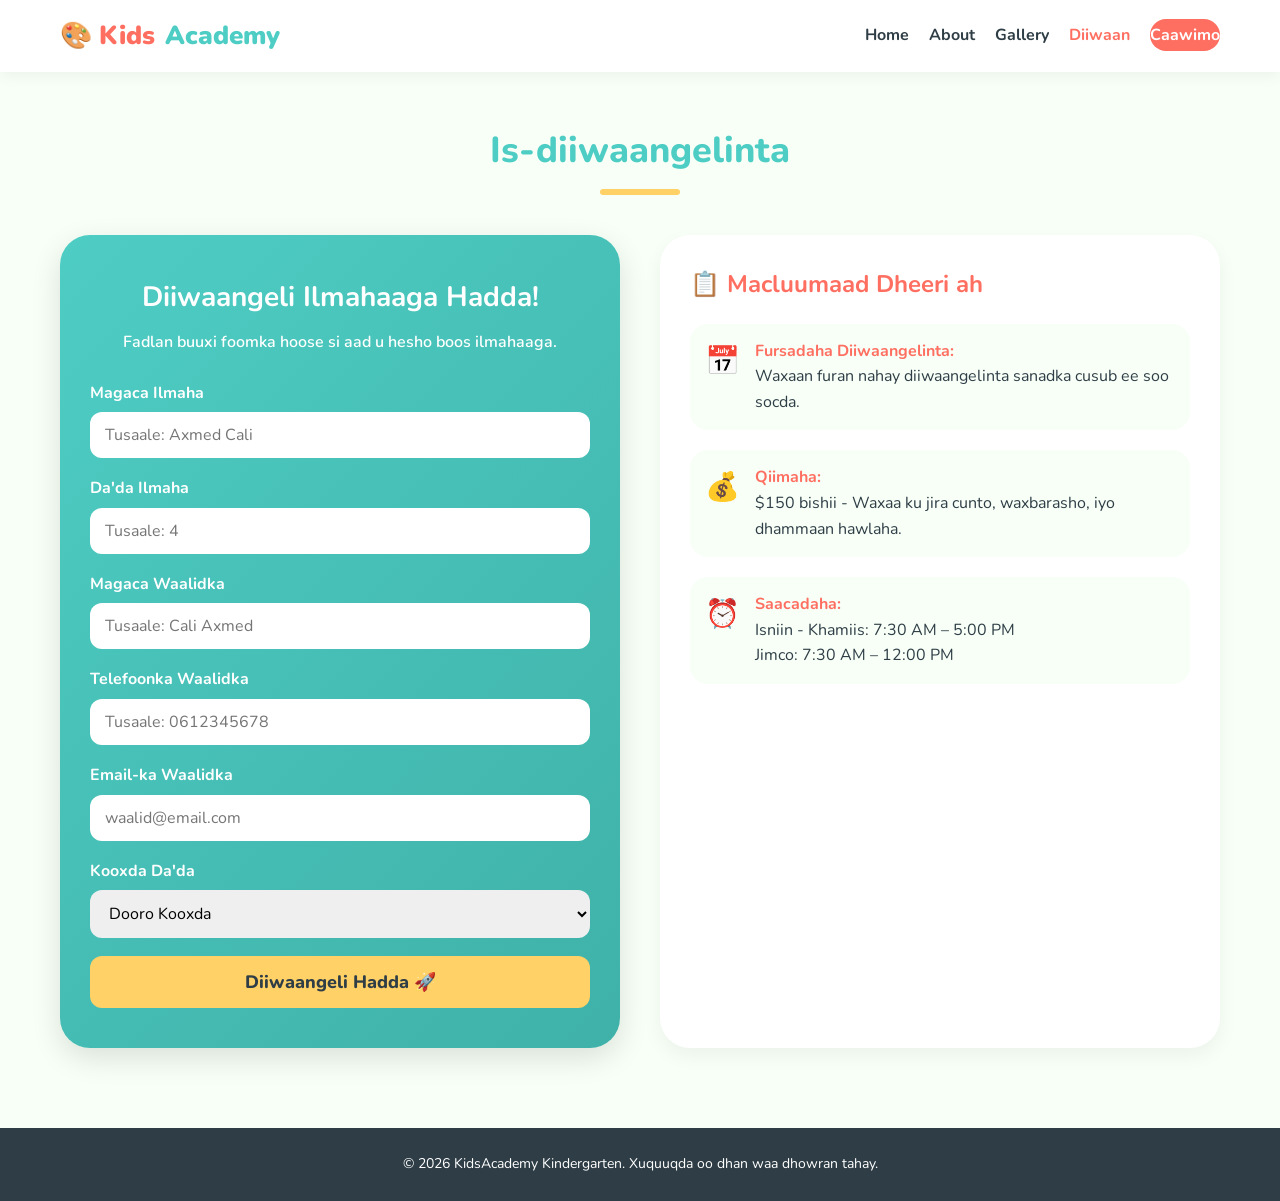
<file: booking.html>
<!DOCTYPE html>
<html lang="so">
<head>
    <meta charset="UTF-8" />
    <meta name="viewport" content="width=device-width, initial-scale=1.0" />
    <title>Booking - Kindergarten-ka Carruurta</title>
    <link href="https://fonts.googleapis.com/css2?family=Nunito:wght@400;600;800;900&display=swap" rel="stylesheet" />
    <link rel="stylesheet" href="style.css" />
</head>
<body>

    <!-- ===== HEADER ===== -->
    <header>
        <div class="nav-container">
            <a href="index.html" class="logo">🎨 Kids<span>Academy</span></a>
            <ul class="nav-links">
                <li><a href="index.html">Home</a></li>
                <li><a href="about.html">About</a></li>
                <li><a href="gallery.html">Gallery</a></li>
                <li><a href="booking.html" class="active">Diiwaan</a></li>
                <li><a href="help.html" class="btn-register-nav">Caawimo</a></li>
            </ul>
        </div>
    </header>

    <!-- ===== BOOKING ===== -->
    <section>
        <h2 class="section-title">Is-diiwaangelinta</h2>
        <div class="booking-container">
            <div class="register-box">
                <h2>Diiwaangeli Ilmahaaga Hadda!</h2>
                <p>Fadlan buuxi foomka hoose si aad u hesho boos ilmahaaga.</p>
                
                <form onsubmit="event.preventDefault(); alert('✅ Waad ku mahadsantahay diiwaangelinta! Dhawaan ayaan kula soo xiriiri doonaa.');">
                    <div class="form-group">
                        <label for="child-name">Magaca Ilmaha</label>
                        <input type="text" id="child-name" placeholder="Tusaale: Axmed Cali" required />
                    </div>
                    
                    <div class="form-group">
                        <label for="child-age">Da'da Ilmaha</label>
                        <input type="number" id="child-age" placeholder="Tusaale: 4" min="2" max="6" required />
                    </div>

                    <div class="form-group">
                        <label for="parent-name">Magaca Waalidka</label>
                        <input type="text" id="parent-name" placeholder="Tusaale: Cali Axmed" required />
                    </div>

                    <div class="form-group">
                        <label for="parent-phone">Telefoonka Waalidka</label>
                        <input type="tel" id="parent-phone" placeholder="Tusaale: 0612345678" required />
                    </div>

                    <div class="form-group">
                        <label for="parent-email">Email-ka Waalidka</label>
                        <input type="email" id="parent-email" placeholder="waalid@email.com" required />
                    </div>

                    <div class="form-group">
                        <label for="age-group">Kooxda Da'da</label>
                        <select id="age-group" required>
                            <option value="">Dooro Kooxda</option>
                            <option value="toddler">2 – 3 Sanno (Toddler)</option>
                            <option value="preschool">4 – 5 Sanno (Preschool)</option>
                            <option value="prep">6 Sanno (Prep)</option>
                        </select>
                    </div>

                    <button type="submit" class="btn-submit">Diiwaangeli Hadda 🚀</button>
                </form>
            </div>

            <div class="booking-info">
                <h3>📋 Macluumaad Dheeri ah</h3>
                <div class="info-item">
                    <span>📅</span>
                    <div>
                        <strong>Fursadaha Diiwaangelinta:</strong>
                        <p>Waxaan furan nahay diiwaangelinta sanadka cusub ee soo socda.</p>
                    </div>
                </div>
                <div class="info-item">
                    <span>💰</span>
                    <div>
                        <strong>Qiimaha:</strong>
                        <p>$150 bishii - Waxaa ku jira cunto, waxbarasho, iyo dhammaan hawlaha.</p>
                    </div>
                </div>
                <div class="info-item">
                    <span>⏰</span>
                    <div>
                        <strong>Saacadaha:</strong>
                        <p>Isniin - Khamiis: 7:30 AM – 5:00 PM</p>
                        <p>Jimco: 7:30 AM – 12:00 PM</p>
                    </div>
                </div>
            </div>
        </div>
    </section>

    <!-- ===== FOOTER ===== -->
    <footer>
        <p>© 2026 KidsAcademy Kindergarten. Xuquuqda oo dhan waa dhowran tahay.</p>
    </footer>

</body>
</html>
</file>
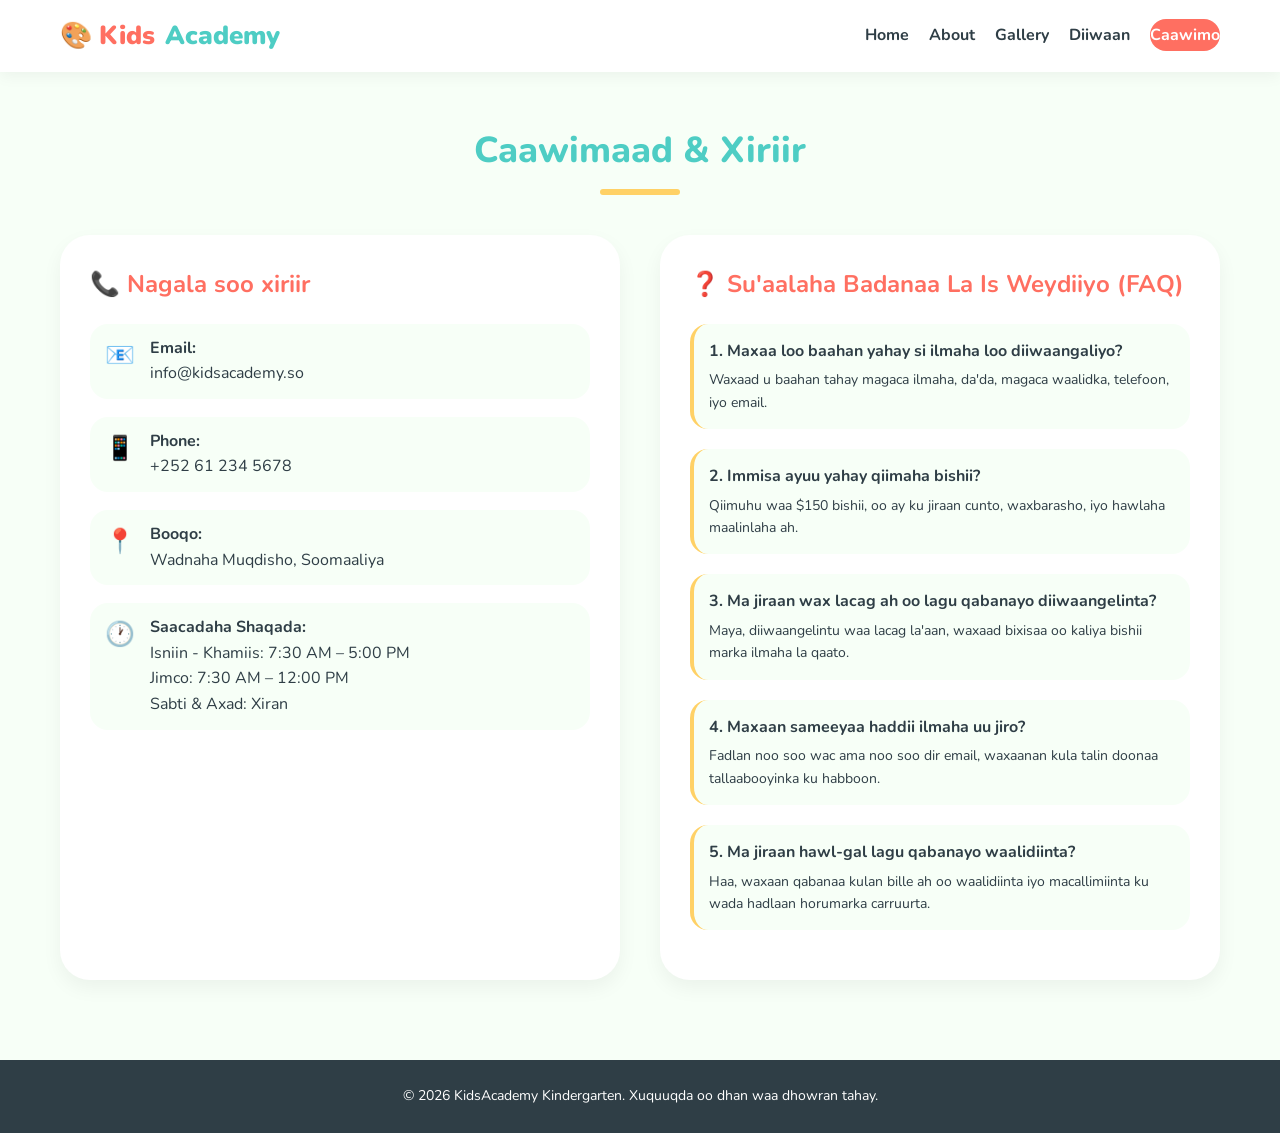
<file: help.html>
<!DOCTYPE html>
<html lang="so">
<head>
    <meta charset="UTF-8" />
    <meta name="viewport" content="width=device-width, initial-scale=1.0" />
    <title>Help - Kindergarten-ka Carruurta</title>
    <link href="https://fonts.googleapis.com/css2?family=Nunito:wght@400;600;800;900&display=swap" rel="stylesheet" />
    <link rel="stylesheet" href="style.css" />
</head>
<body>

    <!-- ===== HEADER ===== -->
    <header>
        <div class="nav-container">
            <a href="index.html" class="logo">🎨 Kids<span>Academy</span></a>
            <ul class="nav-links">
                <li><a href="index.html">Home</a></li>
                <li><a href="about.html">About</a></li>
                <li><a href="gallery.html">Gallery</a></li>
                <li><a href="booking.html">Diiwaan</a></li>
                <li><a href="help.html" class="btn-register-nav active">Caawimo</a></li>
            </ul>
        </div>
    </header>

    <!-- ===== HELP ===== -->
    <section>
        <h2 class="section-title">Caawimaad &amp; Xiriir</h2>
        <div class="help-container">
            <div class="help-contact">
                <h3>📞 Nagala soo xiriir</h3>
                <div class="contact-item">
                    <span>📧</span>
                    <div>
                        <strong>Email:</strong>
                        <p>info@kidsacademy.so</p>
                    </div>
                </div>
                <div class="contact-item">
                    <span>📱</span>
                    <div>
                        <strong>Phone:</strong>
                        <p>+252 61 234 5678</p>
                    </div>
                </div>
                <div class="contact-item">
                    <span>📍</span>
                    <div>
                        <strong>Booqo:</strong>
                        <p>Wadnaha Muqdisho, Soomaaliya</p>
                    </div>
                </div>
                <div class="contact-item">
                    <span>🕐</span>
                    <div>
                        <strong>Saacadaha Shaqada:</strong>
                        <p>Isniin - Khamiis: 7:30 AM – 5:00 PM</p>
                        <p>Jimco: 7:30 AM – 12:00 PM</p>
                        <p>Sabti &amp; Axad: Xiran</p>
                    </div>
                </div>
            </div>

            <div class="help-faq">
                <h3>❓ Su'aalaha Badanaa La Is Weydiiyo (FAQ)</h3>
                
                <div class="faq-item">
                    <h4>1. Maxaa loo baahan yahay si ilmaha loo diiwaangaliyo?</h4>
                    <p>Waxaad u baahan tahay magaca ilmaha, da'da, magaca waalidka, telefoon, iyo email.</p>
                </div>
                
                <div class="faq-item">
                    <h4>2. Immisa ayuu yahay qiimaha bishii?</h4>
                    <p>Qiimuhu waa $150 bishii, oo ay ku jiraan cunto, waxbarasho, iyo hawlaha maalinlaha ah.</p>
                </div>
                
                <div class="faq-item">
                    <h4>3. Ma jiraan wax lacag ah oo lagu qabanayo diiwaangelinta?</h4>
                    <p>Maya, diiwaangelintu waa lacag la'aan, waxaad bixisaa oo kaliya bishii marka ilmaha la qaato.</p>
                </div>
                
                <div class="faq-item">
                    <h4>4. Maxaan sameeyaa haddii ilmaha uu jiro?</h4>
                    <p>Fadlan noo soo wac ama noo soo dir email, waxaanan kula talin doonaa tallaabooyinka ku habboon.</p>
                </div>
                
                <div class="faq-item">
                    <h4>5. Ma jiraan hawl-gal lagu qabanayo waalidiinta?</h4>
                    <p>Haa, waxaan qabanaa kulan bille ah oo waalidiinta iyo macallimiinta ku wada hadlaan horumarka carruurta.</p>
                </div>
            </div>
        </div>
    </section>

    <!-- ===== FOOTER ===== -->
    <footer>
        <p>© 2026 KidsAcademy Kindergarten. Xuquuqda oo dhan waa dhowran tahay.</p>
    </footer>

</body>
</html>
</file>
<file: style.css>
/* ============================================================
   CSS-KA GUUD - DHAMAAN PAGES-KA ISKU MID AH
   ============================================================ */

/* --- VARIABLES --- */
:root {
    --primary: #FF6F61;
    --secondary: #4ECDC4;
    --accent: #FFD166;
    --dark: #2F3E46;
    --light: #F7FFF7;
    --white: #FFFFFF;
    --shadow: 0 8px 20px rgba(0, 0, 0, 0.05);
    --shadow-hover: 0 10px 30px rgba(0, 0, 0, 0.12);
    --radius: 30px;
    --radius-sm: 18px;
}

/* --- RESET & BASE --- */
* {
    margin: 0;
    padding: 0;
    box-sizing: border-box;
    font-family: 'Nunito', sans-serif;
}

body {
    background-color: var(--light);
    color: var(--dark);
    line-height: 1.6;
}

/* --- HEADER / NAV --- */
header {
    background-color: var(--white);
    box-shadow: 0 4px 15px rgba(0, 0, 0, 0.05);
    position: sticky;
    top: 0;
    z-index: 1000;
}

.nav-container {
    max-width: 1200px;
    margin: 0 auto;
    display: flex;
    justify-content: space-between;
    align-items: center;
    padding: 15px 20px;
    flex-wrap: wrap;
}

.logo {
    font-size: 26px;
    font-weight: 900;
    color: var(--primary);
    text-decoration: none;
    display: flex;
    align-items: center;
    gap: 10px;
    cursor: pointer;
}

.logo span {
    color: var(--secondary);
}

.nav-links {
    display: flex;
    list-style: none;
    gap: 20px;
    flex-wrap: wrap;
}

.nav-links a {
    text-decoration: none;
    color: var(--dark);
    font-weight: 700;
    font-size: 16px;
    transition: color 0.3s;
    cursor: pointer;
    padding: 5px 0;
}

.nav-links a:hover,
.nav-links a.active {
    color: var(--primary);
}

.btn-register-nav {
    background-color: var(--primary);
    color: var(--white) !important;
    padding: 8px 18px;
    border-radius: 20px;
    transition: transform 0.2s, background 0.3s;
}

.btn-register-nav:hover {
    transform: scale(1.05);
    color: var(--white) !important;
    background-color: #e85a4f;
}

/* --- SECTION TITLES (guud) --- */
.section-title {
    text-align: center;
    font-size: 36px;
    font-weight: 800;
    color: var(--secondary);
    margin-bottom: 40px;
    position: relative;
}

.section-title::after {
    content: '';
    display: block;
    width: 80px;
    height: 6px;
    background-color: var(--accent);
    margin: 10px auto 0 auto;
    border-radius: 10px;
}

/* --- SECTION (guud) --- */
section {
    max-width: 1200px;
    margin: 0 auto;
    padding: 50px 20px;
}

/* --- FOOTER (guud) --- */
footer {
    background-color: var(--dark);
    color: var(--white);
    text-align: center;
    padding: 25px 20px;
    margin-top: 30px;
}

footer p {
    font-size: 14px;
}


/* ============================================================
   PAGE 1: HOME (index.html)
   ============================================================ */

.hero {
    background: linear-gradient(135deg, #FFE5EC 0%, #E8F0FE 100%);
    padding: 60px 20px;
    text-align: center;
    border-radius: var(--radius);
}

.hero h1 {
    font-size: 48px;
    font-weight: 900;
    color: var(--primary);
    margin-bottom: 20px;
    text-shadow: 2px 2px 0px var(--accent);
}

.hero p {
    font-size: 18px;
    font-weight: 600;
    margin-bottom: 30px;
}

.hero img {
    width: 100%;
    max-width: 650px;
    border-radius: 20px;
    box-shadow: var(--shadow-hover);
}

/* --- Home CTA --- */
.home-cta {
    text-align: center;
    padding: 40px 20px;
    background: var(--white);
    border-radius: var(--radius);
    box-shadow: var(--shadow);
    margin-top: 30px;
}

.home-cta h3 {
    color: var(--primary);
    font-size: 24px;
}

.home-cta p {
    font-size: 18px;
    max-width: 600px;
    margin: 10px auto;
}

.btn-hero {
    background: var(--primary);
    color: white;
    padding: 12px 30px;
    border-radius: 30px;
    text-decoration: none;
    font-weight: 800;
    display: inline-block;
    margin-top: 10px;
    transition: transform 0.2s, background 0.3s;
    cursor: pointer;
}

.btn-hero:hover {
    transform: scale(1.05);
    background: #e85a4f;
}

/* --- Features --- */
.features-grid {
    display: grid;
    grid-template-columns: repeat(auto-fit, minmax(250px, 1fr));
    gap: 30px;
    margin-top: 20px;
}

.feature-card {
    background: var(--white);
    padding: 30px 20px;
    border-radius: var(--radius);
    text-align: center;
    box-shadow: var(--shadow);
    transition: transform 0.3s, box-shadow 0.3s;
}

.feature-card:hover {
    transform: translateY(-8px);
    box-shadow: var(--shadow-hover);
}

.feature-icon {
    font-size: 48px;
    display: block;
    margin-bottom: 15px;
}

.feature-card h3 {
    color: var(--primary);
    font-size: 20px;
    margin-bottom: 10px;
}


/* ============================================================
   PAGE 2: ABOUT (about.html)
   ============================================================ */

.about-grid {
    display: grid;
    grid-template-columns: 1fr 1fr;
    gap: 40px;
    align-items: center;
    background: var(--white);
    padding: 40px;
    border-radius: var(--radius);
    box-shadow: var(--shadow);
}

.about-text h3 {
    font-size: 28px;
    color: var(--primary);
    margin-bottom: 15px;
}

.about-text ul {
    list-style: none;
    margin-top: 15px;
}

.about-text ul li {
    margin-bottom: 12px;
    display: flex;
    align-items: center;
    gap: 10px;
}

.about-text ul li::before {
    content: '✅';
    font-size: 18px;
}

.about-image img {
    width: 100%;
    border-radius: 20px;
    box-shadow: var(--shadow);
}

/* --- Stats --- */
.about-stats {
    display: grid;
    grid-template-columns: repeat(auto-fit, minmax(200px, 1fr));
    gap: 20px;
    margin-top: 20px;
}

.stat-card {
    background: var(--white);
    padding: 25px;
    border-radius: var(--radius-sm);
    text-align: center;
    box-shadow: var(--shadow);
    transition: transform 0.3s;
}

.stat-card:hover {
    transform: translateY(-5px);
}

.stat-icon {
    font-size: 40px;
    display: block;
    margin-bottom: 10px;
}

.stat-card h4 {
    color: var(--primary);
    font-size: 20px;
}


/* ============================================================
   PAGE 3: GALLERY (gallery.html)
   ============================================================ */

.gallery-grid {
    display: grid;
    grid-template-columns: repeat(auto-fit, minmax(250px, 1fr));
    gap: 25px;
}

.gallery-grid img {
    width: 100%;
    height: 220px;
    object-fit: cover;
    border-radius: var(--radius-sm);
    box-shadow: var(--shadow);
    transition: transform 0.3s, box-shadow 0.3s;
    cursor: pointer;
}

.gallery-grid img:hover {
    transform: scale(1.03);
    box-shadow: var(--shadow-hover);
}


/* ============================================================
   PAGE 4: BOOKING (booking.html)
   ============================================================ */

.booking-container {
    display: grid;
    grid-template-columns: 1fr 1fr;
    gap: 40px;
}

/* --- Register Box --- */
.register-box {
    background: linear-gradient(135deg, var(--secondary) 0%, #3FB1A8 100%);
    border-radius: var(--radius);
    padding: 40px 30px;
    color: var(--white);
    box-shadow: var(--shadow-hover);
}

.register-box h2 {
    text-align: center;
    font-size: 28px;
    margin-bottom: 10px;
}

.register-box>p {
    text-align: center;
    margin-bottom: 25px;
    font-weight: 600;
}

.form-group {
    margin-bottom: 18px;
}

.form-group label {
    display: block;
    margin-bottom: 6px;
    font-weight: 700;
}

.form-group input,
.form-group select {
    width: 100%;
    padding: 12px 15px;
    border-radius: 12px;
    border: none;
    outline: none;
    font-size: 16px;
    transition: box-shadow 0.3s;
}

.form-group input:focus,
.form-group select:focus {
    box-shadow: 0 0 0 3px var(--accent);
}

.btn-submit {
    background-color: var(--accent);
    color: var(--dark);
    font-size: 18px;
    font-weight: 800;
    border: none;
    width: 100%;
    padding: 14px;
    border-radius: 12px;
    cursor: pointer;
    transition: background 0.3s, transform 0.2s;
}

.btn-submit:hover {
    background-color: #ffd980;
    transform: scale(1.02);
}

/* --- Booking Info --- */
.booking-info {
    background: var(--white);
    padding: 30px;
    border-radius: var(--radius);
    box-shadow: var(--shadow);
}

.booking-info h3 {
    font-size: 24px;
    color: var(--primary);
    margin-bottom: 20px;
}

.info-item {
    display: flex;
    gap: 15px;
    margin-bottom: 20px;
    padding: 15px;
    background: var(--light);
    border-radius: var(--radius-sm);
}

.info-item span {
    font-size: 28px;
}

.info-item strong {
    display: block;
    color: var(--primary);
}


/* ============================================================
   PAGE 5: HELP (help.html)
   ============================================================ */

.help-container {
    display: grid;
    grid-template-columns: 1fr 1fr;
    gap: 40px;
}

/* --- Contact --- */
.help-contact {
    background: var(--white);
    padding: 30px;
    border-radius: var(--radius);
    box-shadow: var(--shadow);
}

.help-contact h3 {
    font-size: 24px;
    color: var(--primary);
    margin-bottom: 20px;
}

.contact-item {
    display: flex;
    gap: 15px;
    margin-bottom: 18px;
    padding: 12px 15px;
    background: var(--light);
    border-radius: var(--radius-sm);
}

.contact-item span {
    font-size: 24px;
}

.contact-item strong {
    display: block;
    color: var(--dark);
}

.contact-item p {
    color: var(--dark);
}

/* --- FAQ --- */
.help-faq {
    background: var(--white);
    padding: 30px;
    border-radius: var(--radius);
    box-shadow: var(--shadow);
}

.help-faq h3 {
    font-size: 24px;
    color: var(--primary);
    margin-bottom: 20px;
}

.faq-item {
    margin-bottom: 20px;
    padding: 15px;
    background: var(--light);
    border-radius: var(--radius-sm);
    border-left: 4px solid var(--accent);
}

.faq-item h4 {
    color: var(--dark);
    font-size: 16px;
    margin-bottom: 5px;
    cursor: pointer;
}

.faq-item p {
    color: var(--dark);
    font-size: 14px;
}


/* ============================================================
   RESPONSIVE - DHAMAAN PAGES
   ============================================================ */

@media (max-width: 992px) {
    .booking-container,
    .help-container {
        grid-template-columns: 1fr;
    }
}

@media (max-width: 900px) {
    .about-grid {
        grid-template-columns: 1fr;
        padding: 20px;
    }
}

@media (max-width: 768px) {
    .nav-links {
        gap: 12px;
        margin-top: 10px;
    }
    
    .section-title {
        font-size: 28px;
    }
    
    .hero h1 {
        font-size: 32px;
    }
    
    .register-box {
        padding: 30px 20px;
    }
}

@media (max-width: 480px) {
    .nav-container {
        flex-direction: column;
        align-items: center;
    }
    
    .nav-links {
        justify-content: center;
    }
    
    .hero h1 {
        font-size: 26px;
    }
    
    .home-cta h3 {
        font-size: 20px;
    }
    
    .hero {
        padding: 40px 15px;
    }
    
    section {
        padding: 30px 15px;
    }
    
    .about-grid,
    .help-contact,
    .help-faq,
    .booking-info {
        padding: 20px 15px;
    }
}
</file>
